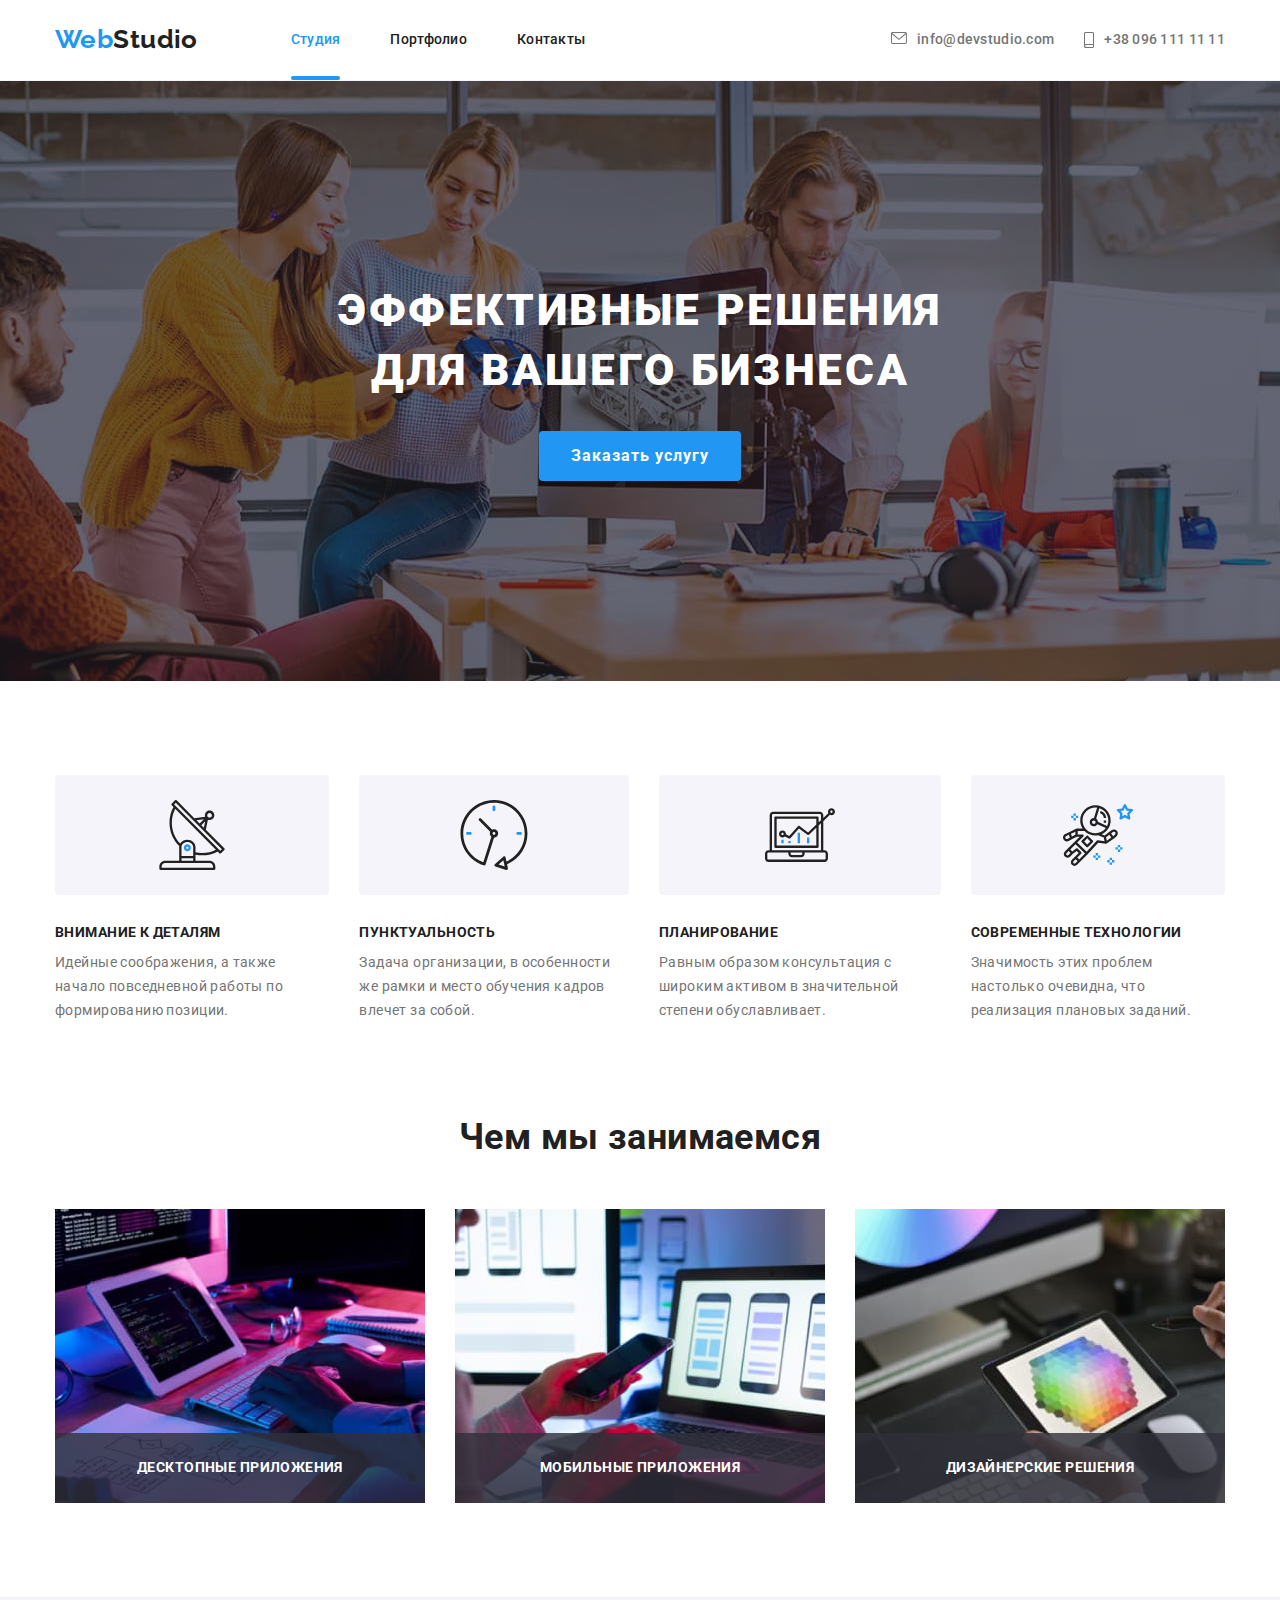
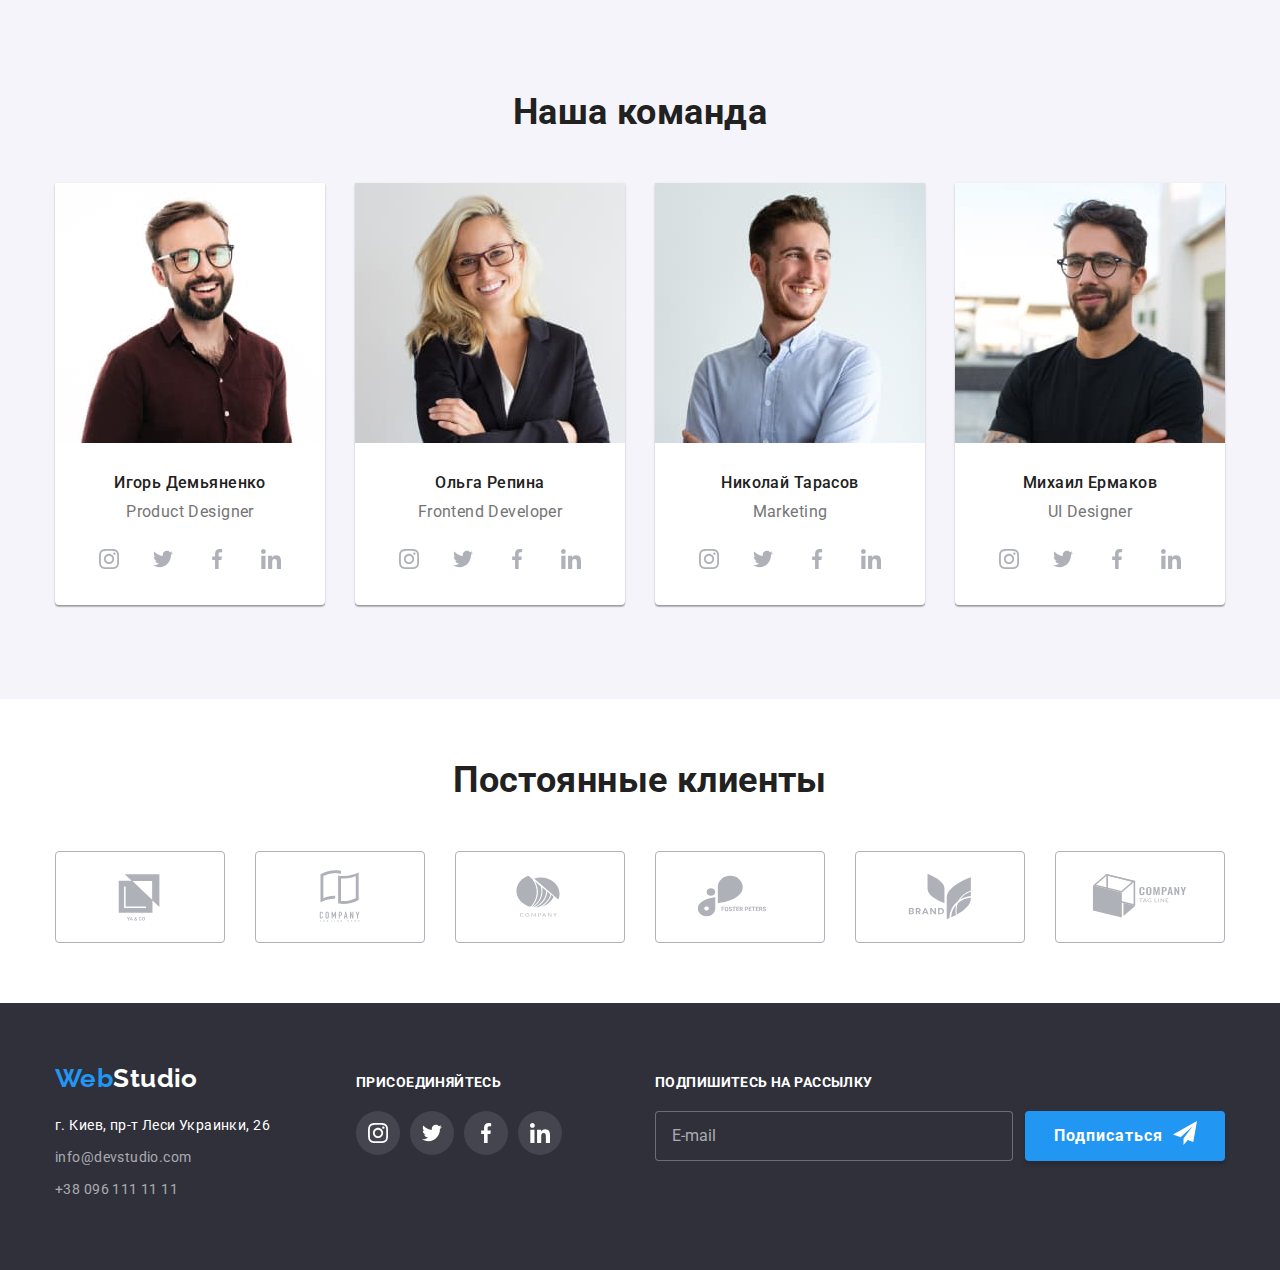
<file: index.html>
<!DOCTYPE html>
<html lang="ru">
  <head>
    <meta charset="UTF-8" />
    <meta http-equiv="X-UA-Compatible" content="IE=edge" />
    <meta name="viewport" content="width=device-width, initial-scale=1.0" />
    <link rel="preconnect" href="https://fonts.googleapis.com" />
    <link rel="preconnect" href="https://fonts.gstatic.com" crossorigin />
    <link
      href="https://fonts.googleapis.com/css2?family=Raleway:wght@700&family=Roboto:wght@400;500;700;900&display=swap"
      rel="stylesheet"
    />
    <link
      rel="stylesheet"
      href="https://cdnjs.cloudflare.com/ajax/libs/modern-normalize/1.1.0/modern-normalize.min.css"
    />
    <link rel="stylesheet" href="./css/main.min.css" />
    <title>Студия</title>
  </head>
  <body>
    <!-- Хедер -->
    <header class="header-section">
      <div class="container container--flex">
        <nav class="navigation">
          <a class="link logo" href="/">
            <span class="logo--web">Web</span>Studio</a
          >
          <ul class="list nav-list">
            <li class="nav-list__item">
              <a
                class="link nav-list__link nav-list__link--current"
                href="./index.html"
                >Студия</a
              >
            </li>
            <li class="nav-list__item">
              <a class="link nav-list__link" href="./portfolio.html"
                >Портфолио</a
              >
            </li>
            <li class="nav-list__item">
              <a class="link nav-list__link" href="">Контакты</a>
            </li>
          </ul>
        </nav>
        <ul class="list contact-list">
          <li class="contact-list__item">
            <a class="link contact-list__link" href="mailto:info@devstudio.com">
              <svg class="contact-list__icon" width="16" height="12">
                <use href="./images/icons.svg#icon-envelope"></use>
              </svg>
              info@devstudio.com
            </a>
          </li>
          <li class="contact-list__item">
            <a class="link contact-list__link" href="tel:+380961111111">
              <svg class="contact-list__icon" width="10" height="16">
                <use href="./images/icons.svg#icon-smartphone"></use>
              </svg>
              +38 096 111 11 11</a
            >
          </li>
        </ul>
        <button class="menu-open" type="button" data-menu-open>
          <svg class="menu-open__icon" height="40" width="40">
            <use href="./images/icons.svg#icon-menu"></use>
          </svg>
        </button>
        <div class="mob-menu is-hidden" data-menu>
          <div class="mob-container">
            <button class="mob-menu__btn" type="button" data-menu-close>
              <svg class="mob-menu__close" height="40" width="40">
                <use
                  class="mob-menu__icon"
                  href="./images/icons.svg#icon-close-mobile"
                ></use>
              </svg>
            </button>
            <div class="mob-top">
              <ul class="list mob-menu__list">
                <li class="mob-menu__item">
                  <a class="link mob-menu__link" href="./index.html">Студия</a>
                </li>
                <li class="mob-menu__item">
                  <a class="link mob-menu__link" href="./portfolio.html"
                    >Портфолио</a
                  >
                </li>
                <li class="mob-menu__item">
                  <a class="link mob-menu__link" href="">Контакты</a>
                </li>
              </ul>
            </div>
            <div class="mob-bottom">
              <ul class="list mob-contact">
                <li class="mob-contact__item">
                  <a class="link mob-contact__tel" href="tel:+380961111111">
                    +38 096 111 11 11</a
                  >
                </li>
                <li class="mob-contact__item">
                  <a
                    class="link mob-contact__mail"
                    href="mailto:info@devstudio.com"
                  >
                    info@devstudio.com
                  </a>
                </li>
              </ul>
              <ul class="list mob-media">
                <li class="mob-media__item">
                  <a
                    class="link mob-media__link"
                    href=""
                    target="_blank"
                    rel="noopener noreferrer"
                  >
                    Instagram</a
                  >
                </li>
                <li class="mob-media__item">
                  <a
                    class="link mob-media__link"
                    href=""
                    target="_blank"
                    rel="noopener noreferrer"
                  >
                    Twitter</a
                  >
                </li>
                <li class="mob-media__item">
                  <a
                    class="link mob-media__link"
                    href=""
                    target="_blank"
                    rel="noopener noreferrer"
                  >
                    Facebook</a
                  >
                </li>
                <li class="mob-media__item">
                  <a
                    class="link mob-media__link"
                    href=""
                    target="_blank"
                    rel="noopener noreferrer"
                  >
                    LinkedIn</a
                  >
                </li>
              </ul>
            </div>
          </div>
        </div>
      </div>
    </header>
    <!--Мейн-->
    <main class="main-section">
      <!--Герой-->
      <section class="hero">
        <h1 class="hero__title">
          Эффективные решения <br />
          для вашего бизнеса
        </h1>
        <button data-modal-open class="hero__btn" type="button">
          Заказать услугу
        </button>
      </section>
      <!--Особенности-->
      <section class="features">
        <div class="container">
          <h2 class="visually-hidden">Особенности</h2>
          <ul class="list features-list">
            <li class="features-list__item">
              <div class="features-list__icon features-list__icon--background">
                <svg class="features-list__icon" width="70" height="70">
                  <use href="./images/icons.svg#icon-antenna"></use>
                </svg>
              </div>
              <h3 class="features-list__header">Внимание к деталям</h3>
              <p class="features-list__text">
                Идейные соображения, а также начало повседневной работы по
                формированию позиции.
              </p>
            </li>
            <li class="features-list__item">
              <div class="features-list__icon features-list__icon--background">
                <svg class="features-list__icon" width="70" height="70">
                  <use href="./images/icons.svg#icon-clock"></use>
                </svg>
              </div>
              <h3 class="features-list__header">Пунктуальность</h3>
              <p class="features-list__text">
                Задача организации, в особенности же рамки и место обучения
                кадров влечет за собой.
              </p>
            </li>
            <li class="features-list__item">
              <div class="features-list__icon features-list__icon--background">
                <svg class="features-list__icon" width="70" height="70">
                  <use href="./images/icons.svg#icon-diagram"></use>
                </svg>
              </div>
              <h3 class="features-list__header">Планирование</h3>
              <p class="features-list__text">
                Равным образом консультация с широким активом в значительной
                степени обуславливает.
              </p>
            </li>
            <li class="features-list__item">
              <div class="features-list__icon features-list__icon--background">
                <svg class="features-list__icon" width="70" height="70">
                  <use href="./images/icons.svg#icon-astronaut"></use>
                </svg>
              </div>
              <h3 class="features-list__header">Современные технологии</h3>
              <p class="features-list__text">
                Значимость этих проблем настолько очевидна, что реализация
                плановых заданий.
              </p>
            </li>
          </ul>
        </div>
      </section>
      <!-- Чем мы занимаемся -->
      <section class="services">
        <div class="container">
          <h2 class="services__header">Чем мы занимаемся</h2>
          <ul class="list services-list">
            <li class="services-list__item">
              <picture>
                <source
                  srcset="./images/box/box1.jpg 1x, ./images/box/box1-2x.jpg 2x"
                  media="(min-width: 1200px)"
                />
                <img
                  src="./images/box/box1.jpg"
                  alt="человек работает за компьютером"
                />
              </picture>
              <h3 class="services-list__header">Десктопные приложения</h3>
            </li>
            <li class="services-list__item">
              <picture>
                <source
                  srcset="./images/box/box2.jpg 1x, ./images/box/box2-2x.jpg 2x"
                  media="(min-width: 1200px)"
                />
                <img
                  src="./images/box/box2.jpg"
                  alt="человек держит в руках смартфон"
                />
              </picture>
              <h3 class="services-list__header">Мобильные приложения</h3>
            </li>
            <li class="services-list__item">
              <picture>
                <source
                  srcset="./images/box/box3.jpg 1x, ./images/box/box3-2x.jpg 2x"
                  media="(min-width: 1200px)"
                />
                <img
                  src="./images/box/box3.jpg"
                  alt="человек держит в руках планшет"
                />
              </picture>
              <h3 class="services-list__header">Дизайнерские решения</h3>
            </li>
          </ul>
        </div>
      </section>
      <!-- Наша команда -->
      <section class="team">
        <div class="container">
          <h2 class="team__header">Наша команда</h2>
          <ul class="list team-list">
            <li class="team-list__item">
              <picture>
                <source
                  srcset="
                    ./images/team-desk/team1-desk-1x.jpg 1x,
                    ./images/team-desk/team1-desk-2x.jpg 2x
                  "
                  media="(min-width: 1200px)"
                />
                <source
                  srcset="
                    ./images/team-tab/team1-tab-1x.jpg 1x,
                    ./images/team-tab/team1-tab-2x.jpg 2x
                  "
                  media="(min-width: 768px)"
                />
                <source
                  srcset="
                    ./images/team-mob/team1-mob-1x.jpg 1x,
                    ./images/team-mob/team1-mob-2x.jpg 2x
                  "
                  media="(max-width: 480px)"
                />
                <img
                  src="./images/team-mob/team1-mob-1x.jpg"
                  alt="фото мужчины"
                />
              </picture>
              <div class="team-list__meta">
                <h3 class="team-list__name">Игорь Демьяненко</h3>
                <p class="team-list__position" lang="en">Product Designer</p>
                <ul class="list media-list">
                  <li class="media-list__item">
                    <a
                      class="media-list__link"
                      href=""
                      target="_blank"
                      rel="noopener noreferrer"
                    >
                      <svg class="media-list__icon" width="20" height="20">
                        <use href="./images/icons.svg#icon-instagram"></use>
                      </svg>
                    </a>
                  </li>
                  <li class="media-list__item">
                    <a
                      class="media-list__link"
                      href=""
                      target="_blank"
                      rel="noopener noreferrer"
                    >
                      <svg class="media-list__icon" width="20" height="20">
                        <use href="./images/icons.svg#icon-twitter"></use>
                      </svg>
                    </a>
                  </li>
                  <li class="media-list__item">
                    <a
                      class="media-list__link"
                      href=""
                      target="_blank"
                      rel="noopener noreferrer"
                    >
                      <svg class="media-list__icon" width="20" height="20">
                        <use href="./images/icons.svg#icon-facebook"></use>
                      </svg>
                    </a>
                  </li>
                  <li class="media-list__item">
                    <a
                      class="media-list__link"
                      href=""
                      target="_blank"
                      rel="noopener noreferrer"
                    >
                      <svg class="media-list__icon" width="20" height="20">
                        <use href="./images/icons.svg#icon-linkedin"></use>
                      </svg>
                    </a>
                  </li>
                </ul>
              </div>
            </li>

            <li class="team-list__item">
              <picture>
                <source
                  srcset="
                    ./images/team-desk/team2-desk-1x.jpg 1x,
                    ./images/team-desk/team2-desk-2x.jpg 2x
                  "
                  media="(min-width: 1200px)"
                />
                <source
                  srcset="
                    ./images/team-tab/team2-tab-1x.jpg 1x,
                    ./images/team-tab/team2-tab-2x.jpg 2x
                  "
                  media="(min-width: 768px)"
                />
                <source
                  srcset="
                    ./images/team-mob/team2-mob-1x.jpg 1x,
                    ./images/team-mob/team2-mob-2x.jpg 2x
                  "
                  media="(min-width: 480px)"
                />
                <img
                  src="./images/team-mob/team2-mob-1x.jpg"
                  alt="фото женщины"
                />
              </picture>
              <div class="team-list__meta">
                <h3 class="team-list__name">Ольга Репина</h3>
                <p class="team-list__position" lang="en">Frontend Developer</p>
                <ul class="list media-list">
                  <li class="media-list__item">
                    <a
                      class="media-list__link"
                      href=""
                      target="_blank"
                      rel="noopener noreferrer"
                    >
                      <svg class="media-list__icon" width="20" height="20">
                        <use href="./images/icons.svg#icon-instagram"></use>
                      </svg>
                    </a>
                  </li>
                  <li class="media-list__item">
                    <a
                      class="media-list__link"
                      href=""
                      target="_blank"
                      rel="noopener noreferrer"
                    >
                      <svg class="media-list__icon" width="20" height="20">
                        <use href="./images/icons.svg#icon-twitter"></use>
                      </svg>
                    </a>
                  </li>
                  <li class="media-list__item">
                    <a
                      class="media-list__link"
                      href=""
                      target="_blank"
                      rel="noopener noreferrer"
                    >
                      <svg class="media-list__icon" width="20" height="20">
                        <use href="./images/icons.svg#icon-facebook"></use>
                      </svg>
                    </a>
                  </li>
                  <li class="media-list__item">
                    <a
                      class="media-list__link"
                      href=""
                      target="_blank"
                      rel="noopener noreferrer"
                    >
                      <svg class="media-list__icon" width="20" height="20">
                        <use href="./images/icons.svg#icon-linkedin"></use>
                      </svg>
                    </a>
                  </li>
                </ul>
              </div>
            </li>

            <li class="team-list__item">
              <picture>
                <source
                  srcset="
                    ./images/team-desk/team3-desk-1x.jpg 1x,
                    ./images/team-desk/team3-desk-2x.jpg 2x
                  "
                  media="(min-width: 1200px)"
                />
                <source
                  srcset="
                    ./images/team-tab/team3-tab-1x.jpg 1x,
                    ./images/team-tab/team3-tab-2x.jpg 2x
                  "
                  media="(min-width: 768px)"
                />
                <source
                  srcset="
                    ./images/team-mob/team3-mob-1x.jpg 1x,
                    ./images/team-mob/team3-mob-2x.jpg 2x
                  "
                  media="(min-width: 480px)"
                />
                <img
                  src="./images/team-mob/team3-mob-1x.jpg"
                  alt="фото мужчины"
                />
              </picture>
              <div class="team-list__meta">
                <h3 class="team-list__name">Николай Тарасов</h3>
                <p class="team-list__position" lang="en">Marketing</p>
                <ul class="list media-list">
                  <li class="media-list__item">
                    <a
                      class="media-list__link"
                      href=""
                      target="_blank"
                      rel="noopener noreferrer"
                    >
                      <svg class="media-list__icon" width="20" height="20">
                        <use href="./images/icons.svg#icon-instagram"></use>
                      </svg>
                    </a>
                  </li>
                  <li class="media-list__item">
                    <a
                      class="media-list__link"
                      href=""
                      target="_blank"
                      rel="noopener noreferrer"
                    >
                      <svg class="media-list__icon" width="20" height="20">
                        <use href="./images/icons.svg#icon-twitter"></use>
                      </svg>
                    </a>
                  </li>
                  <li class="media-list__item">
                    <a
                      class="media-list__link"
                      href=""
                      target="_blank"
                      rel="noopener noreferrer"
                    >
                      <svg class="media-list__icon" width="20" height="20">
                        <use href="./images/icons.svg#icon-facebook"></use>
                      </svg>
                    </a>
                  </li>
                  <li class="media-list__item">
                    <a
                      class="media-list__link"
                      href=""
                      target="_blank"
                      rel="noopener noreferrer"
                    >
                      <svg class="media-list__icon" width="20" height="20">
                        <use href="./images/icons.svg#icon-linkedin"></use>
                      </svg>
                    </a>
                  </li>
                </ul>
              </div>
            </li>

            <li class="team-list__item">
              <picture>
                <source
                  srcset="
                    ./images/team-desk/team4-desk-1x.jpg 1x,
                    ./images/team-desk/team4-desk-2x.jpg 2x
                  "
                  media="(min-width: 1200px)"
                />
                <source
                  srcset="
                    ./images/team-tab/team4-tab-1x.jpg 1x,
                    ./images/team-tab/team4-tab-2x.jpg 2x
                  "
                  media="(min-width: 768px)"
                />
                <source
                  srcset="
                    ./images/team-mob/team4-mob-1x.jpg 1x,
                    ./images/team-mob/team4-mob-2x.jpg 2x
                  "
                  media="(min-width: 480px)"
                />
                <img
                  src="./images/team-mob/team4-mob-1x.jpg"
                  alt="фото мужчины"
                />
              </picture>
              <div class="team-list__meta">
                <h3 class="team-list__name">Михаил Ермаков</h3>
                <p class="team-list__position" lang="en">UI Designer</p>
                <ul class="list media-list">
                  <li class="media-list__item">
                    <a
                      class="media-list__link"
                      href=""
                      target="_blank"
                      rel="noopener noreferrer"
                    >
                      <svg class="media-list__icon" width="20" height="20">
                        <use href="./images/icons.svg#icon-instagram"></use>
                      </svg>
                    </a>
                  </li>
                  <li class="media-list__item">
                    <a
                      class="media-list__link"
                      href=""
                      target="_blank"
                      rel="noopener noreferrer"
                    >
                      <svg class="media-list__icon" width="20" height="20">
                        <use href="./images/icons.svg#icon-twitter"></use>
                      </svg>
                    </a>
                  </li>
                  <li class="media-list__item">
                    <a
                      class="media-list__link"
                      href=""
                      target="_blank"
                      rel="noopener noreferrer"
                    >
                      <svg class="media-list__icon" width="20" height="20">
                        <use href="./images/icons.svg#icon-facebook"></use>
                      </svg>
                    </a>
                  </li>
                  <li class="media-list__item">
                    <a
                      class="media-list__link"
                      href=""
                      target="_blank"
                      rel="noopener noreferrer"
                    >
                      <svg class="media-list__icon" width="20" height="20">
                        <use href="./images/icons.svg#icon-linkedin"></use>
                      </svg>
                    </a>
                  </li>
                </ul>
              </div>
            </li>
          </ul>
        </div>
      </section>
      <!--Постоянные клиенты-->
      <section сlass="clients" style="padding-top: 60px; padding-bottom: 60px">
        <div class="container">
          <h2 class="clients__header">Постоянные клиенты</h2>
          <ul class="clients-list list">
            <li class="clients-list__item">
              <a
                class="clients-list__link"
                href=""
                target="_blank"
                rel="noopener noreferrer"
              >
                <svg class="clients-list__icon" width="106" height="60">
                  <use href="./images/icons.svg#icon-yaco"></use>
                </svg>
              </a>
            </li>
            <li class="clients-list__item">
              <a
                class="clients-list__link"
                href=""
                target="_blank"
                rel="noopener noreferrer"
              >
                <svg class="clients-list__icon" width="106" height="60">
                  <use href="./images/icons.svg#icon-window"></use>
                </svg>
              </a>
            </li>
            <li class="clients-list__item">
              <a
                class="clients-list__link"
                href=""
                target="_blank"
                rel="noopener noreferrer"
              >
                <svg class="clients-list__icon" width="106" height="60">
                  <use href="./images/icons.svg#icon-orange"></use>
                </svg>
              </a>
            </li>
            <li class="clients-list__item">
              <a
                class="clients-list__link"
                href=""
                target="_blank"
                rel="noopener noreferrer"
              >
                <svg class="clients-list__icon" width="106" height="60">
                  <use href="./images/icons.svg#icon-foster"></use>
                </svg>
              </a>
            </li>
            <li class="clients-list__item">
              <a
                class="clients-list__link"
                href=""
                target="_blank"
                rel="noopener noreferrer"
              >
                <svg class="clients-list__icon" width="106" height="60">
                  <use href="./images/icons.svg#icon-brand"></use>
                </svg>
              </a>
            </li>
            <li class="clients-list__item">
              <a
                class="clients-list__link"
                href=""
                target="_blank"
                rel="noopener noreferrer"
              >
                <svg class="clients-list__icon" width="106" height="60">
                  <use href="./images/icons.svg#icon-cube"></use>
                </svg>
              </a>
            </li>
          </ul>
        </div>
      </section>

      <div data-modal class="backdrop is-hidden">
        <div class="modal">
          <button data-modal-close type="button" class="modal__button">
            <svg class="modal__icon" width="18" height="18">
              <use href="./images/icons.svg#icon-close"></use>
            </svg>
          </button>
          <form class="form" autocomplete="off">
            <h1 class="form__header">
              Оставьте свои данные, мы вам перезвоним
            </h1>
            <div class="form__field">
              <label class="form__label" for="name">Имя</label>
              <input class="form__input" type="text" name="name" id="name" />
              <svg class="form__icon" height="18" width="18">
                <use href="./images/icons.svg#icon-person"></use>
              </svg>
            </div>
            <div class="form__field">
              <label class="form__label" for="phone">Телефон </label>
              <input class="form__input" type="tel" name="phone" id="phone" />
              <svg class="form__icon" height="18" width="18">
                <use href="./images/icons.svg#icon-phone"></use>
              </svg>
            </div>
            <div class="form__field">
              <label class="form__label" for="email">Почта</label>
              <input class="form__input" type="email" name="email" id="email" />
              <svg class="form__icon" height="18" width="18">
                <use href="./images/icons.svg#icon-email"></use>
              </svg>
            </div>
            <div class="form__field">
              <label class="form__label" for="feedback">Комментарий</label>
              <textarea
                class="form__input form__input--feedback"
                name="comment"
                id="feedback"
                placeholder="Введите текст"
              ></textarea>
            </div>
            <div class="agreement">
              <label class="agreement__label" for="checkbox" name="agreement">
                <input
                  class="agreement__checkbox"
                  type="checkbox"
                  name="agreement"
                  id="checkbox"
                />
                <svg class="agreement__icon" width="16" height="15">
                  <use href="./images/icons.svg#icon-check"></use>
                </svg>
                Соглашаюсь с рассылкой и принимаю
                <a class="agreement__link" href="">Условия договора</a>
              </label>
            </div>
            <button class="form__btn" type="submit">Отправить</button>
          </form>
        </div>
      </div>
    </main>
    <!--Подвал-->
    <footer class="footer">
      <div class="container footer__wrap">
        <div class="tablet-wrap">
          <div class="footer-contacts">
            <a class="link logo logo--reverse logo--footer" href="/">
              <span class="logo logo--web">Web</span>Studio</a
            >
            <address>
              <ul class="list footer-contacts__list">
                <li class="footer-contacts__item">
                  <a
                    class="link footer-contacts__link footer-contacts__link--address"
                    href="https://goo.gl/maps/CGz93X2TmxTMaEhZA"
                    target="_blank"
                    rel="noreferrer noopener"
                  >
                    г. Киев, пр-т Леси Украинки, 26</a
                  >
                </li>
                <li class="footer-contacts__item">
                  <a
                    class="link footer-contacts__link"
                    href="mailto:info@devstudio.com"
                  >
                    info@devstudio.com</a
                  >
                </li>
                <li class="footer-contacts__item">
                  <a class="link footer-contacts__link" href="tel:+380961111111"
                    >+38 096 111 11 11</a
                  >
                </li>
              </ul>
            </address>
          </div>
          <div class="footer-join">
            <h2 class="footer-join__header">Присоединяйтесь</h2>
            <ul class="list footer-media">
              <li class="footer-media__item">
                <a
                  class="footer-media__link"
                  href=""
                  target="_blank"
                  rel="noopener noreferrer"
                >
                  <svg class="footer-media__icon" width="20" height="20">
                    <use href="./images/icons.svg#icon-instagram"></use>
                  </svg>
                </a>
              </li>
              <li class="footer-media__item">
                <a
                  class="footer-media__link"
                  href=""
                  target="_blank"
                  rel="noopener noreferrer"
                >
                  <svg class="footer-media__icon" width="20" height="20">
                    <use href="./images/icons.svg#icon-twitter"></use>
                  </svg>
                </a>
              </li>
              <li class="footer-media__item">
                <a
                  class="footer-media__link"
                  href=""
                  target="_blank"
                  rel="noopener noreferrer"
                >
                  <svg class="footer-media__icon" width="20" height="20">
                    <use href="./images/icons.svg#icon-facebook"></use>
                  </svg>
                </a>
              </li>
              <li class="footer-media__item">
                <a
                  class="footer-media__link"
                  href=""
                  target="_blank"
                  rel="noopener noreferrer"
                >
                  <svg class="footer-media__icon" width="20" height="20">
                    <use href="./images/icons.svg#icon-linkedin"></use>
                  </svg>
                </a>
              </li>
            </ul>
          </div>
        </div>
        <div class="footer-signup">
          <h2 class="footer-signup__header">Подпишитесь на рассылку</h2>
          <div class="footer-signup__wrap">
            <input
              class="footer-signup__input"
              type="email"
              name="email-signup"
              placeholder="E-mail"
            />
            <button class="footer-signup__btn" type="submit">
              Подписаться
              <svg class="footer-signup__icon" width="24" height="24">
                <use href="./images/icons.svg#icon-icon-send"></use>
              </svg>
            </button>
          </div>
        </div>
      </div>
    </footer>
    <script src="./js/modal.js"></script>
    <script src="./js/mobile-menu.js"></script>
  </body>
</html>
</file>
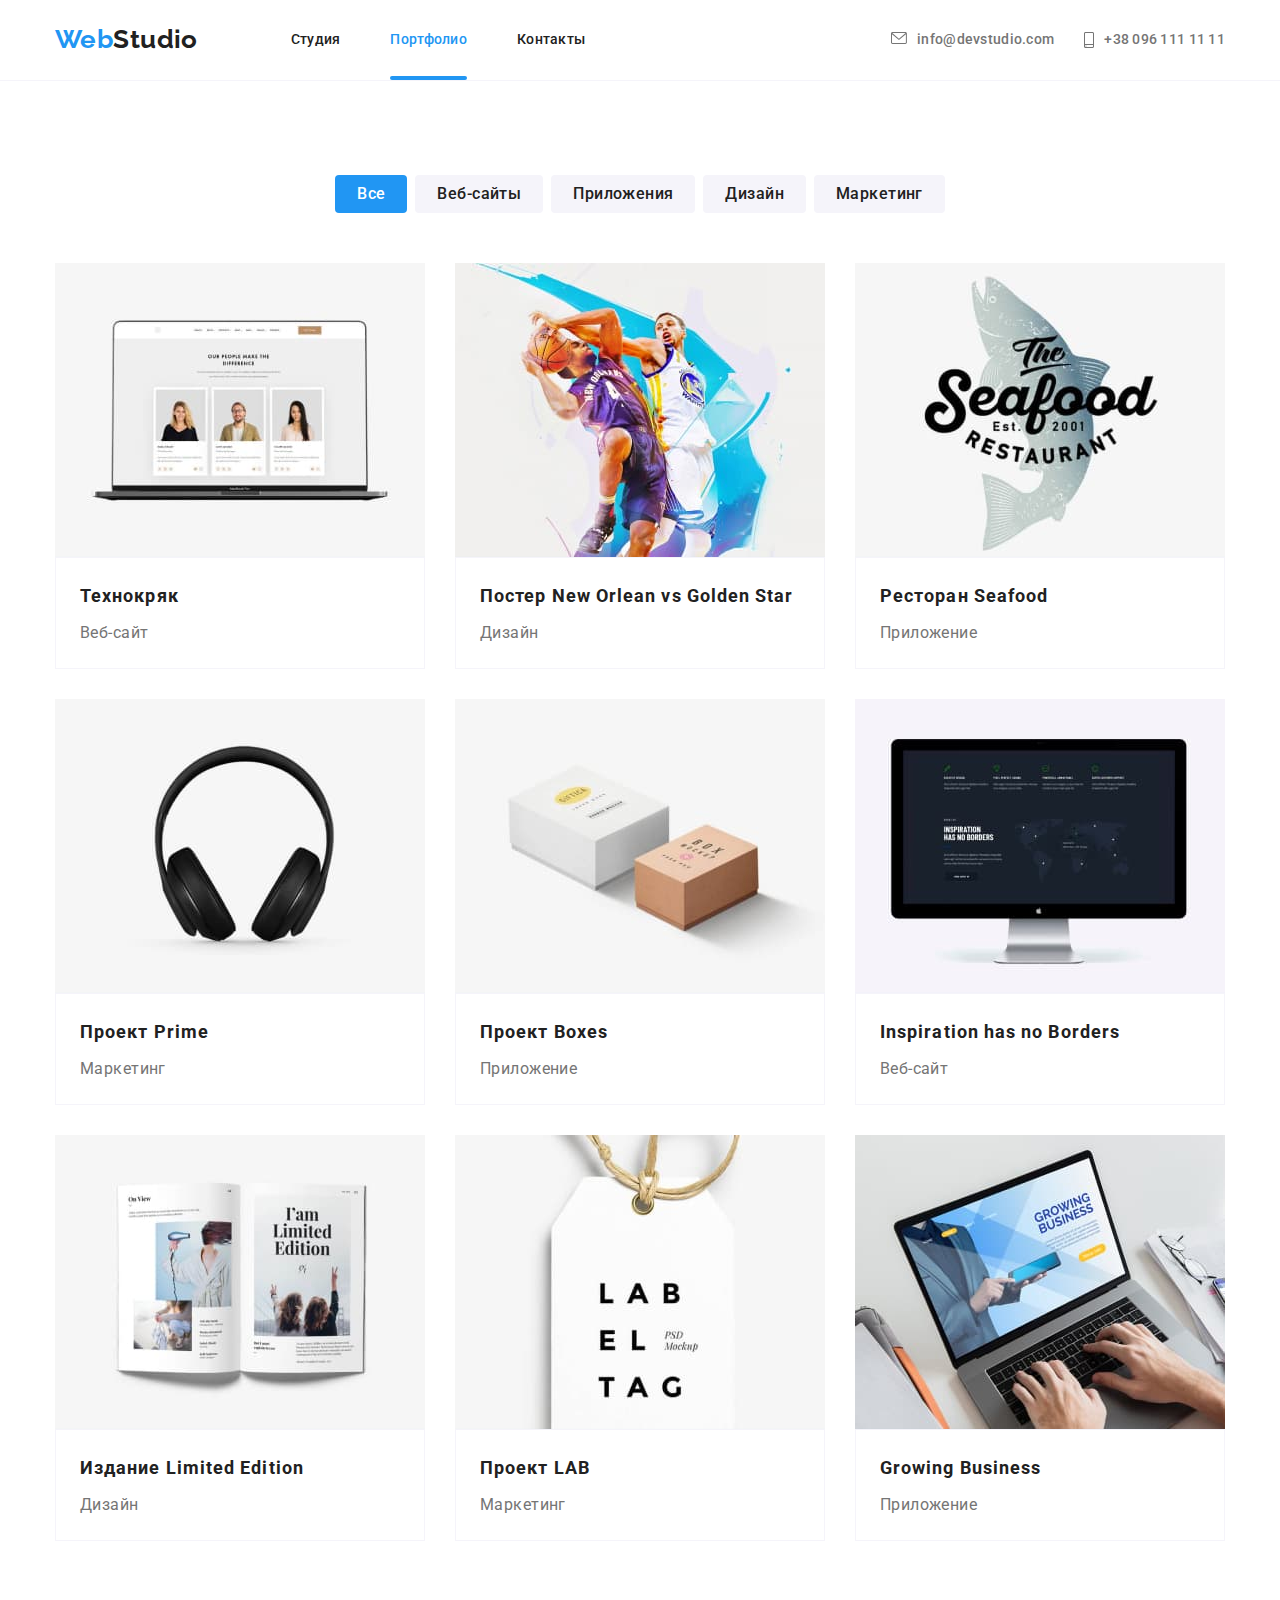
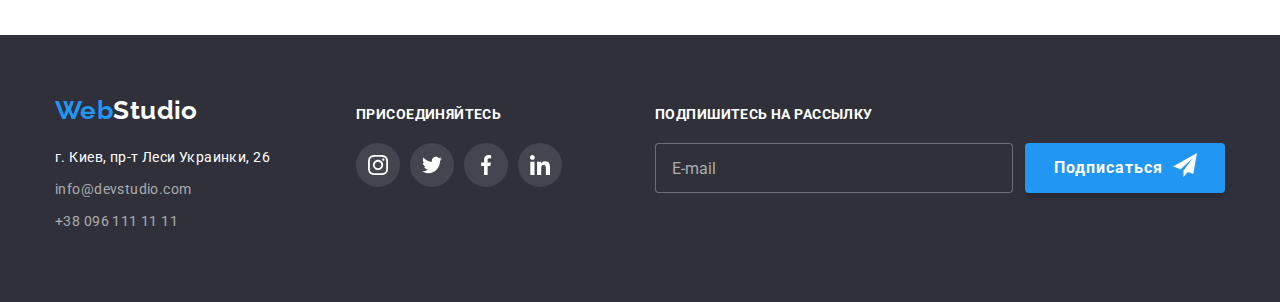
<file: portfolio.html>
<!DOCTYPE html>
<html lang="en">
  <head>
    <meta charset="UTF-8" />
    <meta http-equiv="X-UA-Compatible" content="IE=edge" />
    <meta name="viewport" content="width=device-width, initial-scale=1.0" />
    <link rel="preconnect" href="https://fonts.googleapis.com" />
    <link rel="preconnect" href="https://fonts.gstatic.com" crossorigin />
    <link
      href="https://fonts.googleapis.com/css2?family=Raleway:wght@700&family=Roboto:wght@400;500;700;900&display=swap"
      rel="stylesheet"
    />
    <link
      rel="stylesheet"
      href="https://cdnjs.cloudflare.com/ajax/libs/modern-normalize/1.1.0/modern-normalize.min.css"
    />
    <link rel="stylesheet" href="./css/main.min.css" />
    <title>Портфолио</title>
  </head>
  <body>
    <!-- Хедер -->
    <header class="header-section">
      <div class="container container--flex">
        <nav class="navigation">
          <a class="link logo" href="/">
            <span class="logo--web">Web</span>Studio</a
          >
          <ul class="list nav-list">
            <li class="nav-list__item">
              <a class="link nav-list__link" href="./index.html">Студия</a>
            </li>
            <li class="nav-list__item">
              <a
                class="link nav-list__link nav-list__link--current"
                href="./portfolio.html"
                >Портфолио</a
              >
            </li>
            <li class="nav-list__item">
              <a class="link nav-list__link" href="">Контакты</a>
            </li>
          </ul>
        </nav>
        <ul class="list contact-list">
          <li class="contact-list__item">
            <a class="link contact-list__link" href="mailto:info@devstudio.com">
              <svg class="contact-list__icon" width="16" height="12">
                <use href="./images/icons.svg#icon-envelope"></use>
              </svg>
              info@devstudio.com
            </a>
          </li>
          <li class="contact-list__item">
            <a class="link contact-list__link" href="tel:+380961111111">
              <svg class="contact-list__icon" width="10" height="16">
                <use href="./images/icons.svg#icon-smartphone"></use>
              </svg>
              +38 096 111 11 11</a
            >
          </li>
        </ul>
        <button class="menu-open" type="button" data-menu-open>
          <svg class="menu-open__icon" height="40" width="40">
            <use href="./images/icons.svg#icon-menu"></use>
          </svg>
        </button>
        <div class="mob-menu is-hidden" data-menu>
          <div class="mob-container">
            <button class="mob-menu__btn" type="button" data-menu-close>
              <svg class="mob-menu__close" height="40" width="40">
                <use
                  class="mob-menu__icon"
                  href="./images/icons.svg#icon-close-mobile"
                ></use>
              </svg>
            </button>
            <div class="mob-top">
              <ul class="list mob-menu__list">
                <li class="mob-menu__item">
                  <a class="link mob-menu__link" href="./index.html">Студия</a>
                </li>
                <li class="mob-menu__item">
                  <a class="link mob-menu__link" href="./portfolio.html"
                    >Портфолио</a
                  >
                </li>
                <li class="mob-menu__item">
                  <a class="link mob-menu__link" href="">Контакты</a>
                </li>
              </ul>
            </div>
            <div class="mob-bottom">
              <ul class="list mob-contact">
                <li class="mob-contact__item">
                  <a class="link mob-contact__tel" href="tel:+380961111111">
                    +38 096 111 11 11</a
                  >
                </li>
                <li class="mob-contact__item">
                  <a
                    class="link mob-contact__mail"
                    href="mailto:info@devstudio.com"
                  >
                    info@devstudio.com
                  </a>
                </li>
              </ul>
              <ul class="list mob-media">
                <li class="mob-media__item">
                  <a
                    class="link mob-media__link"
                    href=""
                    target="_blank"
                    rel="noopener noreferrer"
                  >
                    Instagram</a
                  >
                </li>
                <li class="mob-media__item">
                  <a
                    class="link mob-media__link"
                    href=""
                    target="_blank"
                    rel="noopener noreferrer"
                  >
                    Twitter</a
                  >
                </li>
                <li class="mob-media__item">
                  <a
                    class="link mob-media__link"
                    href=""
                    target="_blank"
                    rel="noopener noreferrer"
                  >
                    Facebook</a
                  >
                </li>
                <li class="mob-media__item">
                  <a
                    class="link mob-media__link"
                    href=""
                    target="_blank"
                    rel="noopener noreferrer"
                  >
                    LinkedIn</a
                  >
                </li>
              </ul>
            </div>
          </div>
        </div>
      </div>
    </header>
    <!--Mейн-->
    <main>
      <section class="projects">
        <div class="container">
          <h1 class="visually-hidden">Примеры работ</h1>
          <ul class="list filter-list">
            <li class="filter-list__item">
              <button
                class="filter-list__btn filter-list__btn--all"
                type="button"
              >
                Все
              </button>
            </li>
            <li class="filter-list__item">
              <button class="filter-list__btn" type="button">Веб-сайты</button>
            </li>
            <li class="filter-list__item">
              <button class="filter-list__btn" type="button">Приложения</button>
            </li>
            <li class="filter-list__item">
              <button class="filter-list__btn" type="button">Дизайн</button>
            </li>
            <li class="filter-list__item">
              <button class="filter-list__btn" type="button">Маркетинг</button>
            </li>
          </ul>
          <ul class="list project-list">
            <li class="project-list__item">
              <div class="project">
                <div class="project__overlay">
                  <p class="project__description">
                    Технокряк это современная площадка распространения
                    коронавируса. Компании используют эту платформу для
                    цифрового шпионажа и атак на защищённые сервера конкурентов.
                  </p>
                </div>
                <picture>
                  <source
                    srcset="
                      ./images/projects-desk/project1-desk-1x.jpg 1x,
                      ./images/projects-desk/project1-desk-2x.jpg 2x
                    "
                    media="(min-width: 1200px)"
                  />
                  <source
                    srcset="
                      ./images/projects-tab/project1-tab-1x.jpg 1x,
                      ./images/projects-tab/project1-tab-2x.jpg 2x
                    "
                    media="(min-width: 768px)"
                  />
                  <source
                    srcset="
                      ./images/projects-mob/project1-mob-1x.jpg 1x,
                      ./images/projects-mob/project1-mob-2x.jpg 2x
                    "
                    media="(min-width: 480px)"
                  />
                  <img
                    src="./images/projects-mob/project1-mob-1x.jpg"
                    alt="на открытом экране ноутбука
                 карточки с информацией о сотрудниках"
                  />
                </picture>
              </div>
              <div class="project__content project__content--tab">
                <h2 class="project__name">Технокряк</h2>
                <p class="project__type">Веб-сайт</p>
              </div>
            </li>
            <li class="project-list__item">
              <div class="project">
                <div class="project__overlay">
                  <p class="project__description">
                    Технокряк это современная площадка распространения
                    коронавируса. Компании используют эту платформу для
                    цифрового шпионажа и атак на защищённые сервера конкурентов.
                  </p>
                </div>
                <picture>
                  <source
                    srcset="
                      ./images/projects-desk/project2-desk-1x.jpg 1x,
                      ./images/projects-desk/project2-desk-2x.jpg 2x
                    "
                    media="(min-width: 1200px)"
                  />
                  <source
                    srcset="
                      ./images/projects-tab/project2-tab-1x.jpg 1x,
                      ./images/projects-tab/project2-tab-2x.jpg 2x
                    "
                    media="(min-width: 768px)"
                  />
                  <source
                    srcset="
                      ./images/projects-mob/project2-mob-1x.jpg 1x,
                      ./images/projects-mob/project2-mob-2x.jpg 2x
                    "
                    media="(min-width: 480px)"
                  />
                  <img
                    src="./images/projects-mob/project2-mob-1x.jpg"
                    alt="два баскетболиста в
            прыжке борются за мяч"
                  />
                </picture>
              </div>
              <div class="project__content">
                <h2 class="project__name">Постер New Orlean vs Golden Star</h2>
                <p class="project__type">Дизайн</p>
              </div>
            </li>
            <li class="project-list__item">
              <div class="project">
                <div class="project__overlay">
                  <p class="project__description">
                    Технокряк это современная площадка распространения
                    коронавируса. Компании используют эту платформу для
                    цифрового шпионажа и атак на защищённые сервера конкурентов.
                  </p>
                </div>
                <picture>
                  <source
                    srcset="
                      ./images/projects-desk/project3-desk-1x.jpg 1x,
                      ./images/projects-desk/project3-desk-2x.jpg 2x
                    "
                    media="(min-width: 1200px)"
                  />
                  <source
                    srcset="
                      ./images/projects-tab/project3-tab-1x.jpg 1x,
                      ./images/projects-tab/project3-tab-2x.jpg 2x
                    "
                    media="(min-width: 768px)"
                  />
                  <source
                    srcset="
                      ./images/projects-mob/project3-mob-1x.jpg 1x,
                      ./images/projects-mob/project3-mob-2x.jpg 2x
                    "
                    media="(min-width:480px)"
                  />
                  <img
                    src="./images/projects-mob/project3-mob-1x.jpg"
                    alt="логотип ресторана
            морепродуктов"
                  />
                </picture>
              </div>
              <div class="project__content">
                <h2 class="project__name">Ресторан Seafood</h2>
                <p class="project__type">Приложение</p>
              </div>
            </li>
            <li class="project-list__item">
              <div class="project">
                <div class="project__overlay">
                  <p class="project__description">
                    Технокряк это современная площадка распространения
                    коронавируса. Компании используют эту платформу для
                    цифрового шпионажа и атак на защищённые сервера конкурентов.
                  </p>
                </div>
                <picture>
                  <source
                    srcset="
                      ./images/projects-desk/project4-desk-1x.jpg 1x,
                      ./images/projects-desk/project4-desk-2x.jpg 2x
                    "
                    media="(min-width: 1200px)"
                  />
                  <source
                    srcset="
                      ./images/projects-tab/project4-tab-1x.jpg 1x,
                      ./images/projects-tab/project4-tab-2x.jpg 2x
                    "
                    media="(min-width: 768px)"
                  />
                  <source
                    srcset="
                      ./images/projects-mob/project4-mob-1x.jpg 1x,
                      ./images/projects-mob/project4-mob-2x.jpg 2x
                    "
                    media="(min-width: 480px)"
                  />
                  <img
                    src="./images/projects-mob/project4-mob-1x.jpg"
                    alt="черные наушники"
                  />
                </picture>
              </div>
              <div class="project__content">
                <h2 class="project__name">Проект Prime</h2>
                <p class="project__type">Маркетинг</p>
              </div>
            </li>
            <li class="project-list__item">
              <div class="project">
                <div class="project__overlay">
                  <p class="project__description">
                    Технокряк это современная площадка распространения
                    коронавируса. Компании используют эту платформу для
                    цифрового шпионажа и атак на защищённые сервера конкурентов.
                  </p>
                </div>
                <picture>
                  <source
                    srcset="
                      ./images/projects-desk/project5-desk-1x.jpg 1x,
                      ./images/projects-desk/project5-desk-2x.jpg 2x
                    "
                    media="(min-width: 1200px)"
                  />
                  <source
                    srcset="
                      ./images/projects-tab/project5-tab-1x.jpg 1x,
                      ./images/projects-tab/project5-tab-2x.jpg 2x
                    "
                    media="(min-width: 768px)"
                  />
                  <source
                    srcset="
                      ./images/projects-mob/project5-mob-1x.jpg 1x,
                      ./images/projects-mob/project5-mob-2x.jpg 2x
                    "
                    media="(min-width: 480px)"
                  />
                  <img
                    src="./images/projects-mob/project5-mob-1x.jpg"
                    alt="две коробки"
                  />
                </picture>
              </div>
              <div class="project__content">
                <h2 class="project__name">Проект Boxes</h2>
                <p class="project__type">Приложение</p>
              </div>
            </li>
            <li class="project-list__item">
              <div class="project">
                <div class="project__overlay">
                  <p class="project__description">
                    Технокряк это современная площадка распространения
                    коронавируса. Компании используют эту платформу для
                    цифрового шпионажа и атак на защищённые сервера конкурентов.
                  </p>
                </div>
                <picture>
                  <source
                    srcset="
                      ./images/projects-desk/project6-desk-1x.jpg 1x,
                      ./images/projects-desk/project6-desk-2x.jpg 2x
                    "
                    media="(min-width: 1200px)"
                  />
                  <source
                    srcset="
                      ./images/projects-tab/project6-tab-1x.jpg 1x,
                      ./images/projects-tab/project6-tab-2x.jpg 2x
                    "
                    media="(min-width: 768px)"
                  />
                  <source
                    srcset="
                      ./images/projects-mob/project6-mob-1x.jpg 1x,
                      ./images/projects-mob/project6-mob-2x.jpg 2x
                    "
                    media="(min-width: 480px)"
                  />
                  <img
                    src="./images/projects-mob/project6-mob-1x.jpg"
                    alt="монитор компьютера с
            изображением"
                  />
                </picture>
              </div>
              <div class="project__content">
                <h2 class="project__name">Inspiration has no Borders</h2>
                <p class="project__type">Веб-сайт</p>
              </div>
            </li>
            <li class="project-list__item">
              <div class="project">
                <div class="project__overlay">
                  <p class="project__description">
                    Технокряк это современная площадка распространения
                    коронавируса. Компании используют эту платформу для
                    цифрового шпионажа и атак на защищённые сервера конкурентов.
                  </p>
                </div>
                <picture>
                  <source
                    srcset="
                      ./images/projects-desk/project7-desk-1x.jpg 1x,
                      ./images/projects-desk/project7-desk-2x.jpg 2x
                    "
                    media="(min-width: 1200px)"
                  />
                  <source
                    srcset="
                      ./images/projects-tab/project7-tab-1x.jpg 1x,
                      ./images/projects-tab/project7-tab-2x.jpg 2x
                    "
                    media="(min-width: 768px)"
                  />
                  <source
                    srcset="
                      ./images/projects-mob/project7-mob-1x.jpg 1x,
                      ./images/projects-mob/project7-mob-2x.jpg 2x
                    "
                    media="(min-width: 480px)"
                  />
                  <img
                    src="./images/projects-mob/project7-mob-1x.jpg"
                    alt="открытая книга"
                  />
                </picture>
              </div>
              <div class="project__content">
                <h2 class="project__name">Издание Limited Edition</h2>
                <p class="project__type">Дизайн</p>
              </div>
            </li>
            <li class="project-list__item">
              <div class="project">
                <div class="project__overlay">
                  <p class="project__description">
                    Технокряк это современная площадка распространения
                    коронавируса. Компании используют эту платформу для
                    цифрового шпионажа и атак на защищённые сервера конкурентов.
                  </p>
                </div>
                <picture>
                  <source
                    srcset="
                      ./images/projects-desk/project8-desk-1x.jpg 1x,
                      ./images/projects-desk/project8-desk-2x.jpg 2x
                    "
                    media="(min-width: 1200px)"
                  />
                  <source
                    srcset="
                      ./images/projects-tab/project8-tab-1x.jpg 1x,
                      ./images/projects-tab/project8-tab-2x.jpg 2x
                    "
                    media="(min-width: 768px)"
                  />
                  <source
                    srcset="
                      ./images/projects-mob/project8-mob-1x.jpg 1x,
                      ./images/projects-mob/project8-mob-2x.jpg 2x
                    "
                    media="(min-width: 480px)"
                  />
                  <img
                    src="./images/projects-mob/project8-mob-1x.jpg"
                    alt="белая бирка с
            надписью"
                  />
                </picture>
              </div>
              <div class="project__content">
                <h2 class="project__name">Проект LAB</h2>
                <p class="project__type">Маркетинг</p>
              </div>
            </li>
            <li class="project-list__item">
              <div class="project">
                <div class="project__overlay">
                  <p class="project__description">
                    Технокряк это современная площадка распространения
                    коронавируса. Компании используют эту платформу для
                    цифрового шпионажа и атак на защищённые сервера конкурентов.
                  </p>
                </div>
                <picture>
                  <source
                    srcset="
                      ./images/projects-desk/project9-desk-1x.jpg 1x,
                      ./images/projects-desk/project9-desk-2x.jpg 2x
                    "
                    media="(min-width: 1200px)"
                  />
                  <source
                    srcset="
                      ./images/projects-tab/project9-tab-1x.jpg 1x,
                      ./images/projects-tab/project9-tab-2x.jpg 2x
                    "
                    media="(min-width: 768px)"
                  />
                  <source
                    srcset="
                      ./images/projects-mob/project9-mob-1x.jpg 1x,
                      ./images/projects-mob/project9-mob-2x.jpg 2x
                    "
                    media="(min-width: 480px)"
                  />
                  <img
                    src="./images/projects-mob/project9-mob-1x.jpg"
                    alt="человек печатает на
            ноутбуке"
                  />
                </picture>
              </div>
              <div class="project__content">
                <h2 class="project__name">Growing Business</h2>
                <p class="project__type">Приложение</p>
              </div>
            </li>
          </ul>
        </div>
      </section>
    </main>
    <!--Подвал-->
    <footer class="footer">
      <div class="container footer__wrap">
        <div class="tablet-wrap">
          <div class="footer-contacts">
            <a class="link logo logo--reverse logo--footer" href="/">
              <span class="logo logo--web">Web</span>Studio</a
            >
            <address>
              <ul class="list footer-contacts__list">
                <li class="footer-contacts__item">
                  <a
                    class="link footer-contacts__link footer-contacts__link--address"
                    href="https://goo.gl/maps/CGz93X2TmxTMaEhZA"
                    target="_blank"
                    rel="noreferrer noopener"
                  >
                    г. Киев, пр-т Леси Украинки, 26</a
                  >
                </li>
                <li class="footer-contacts__item">
                  <a
                    class="link footer-contacts__link"
                    href="mailto:info@devstudio.com"
                  >
                    info@devstudio.com</a
                  >
                </li>
                <li class="footer-contacts__item">
                  <a class="link footer-contacts__link" href="tel:+380961111111"
                    >+38 096 111 11 11</a
                  >
                </li>
              </ul>
            </address>
          </div>
          <div class="footer-join">
            <h2 class="footer-join__header">Присоединяйтесь</h2>
            <ul class="list footer-media">
              <li class="footer-media__item">
                <a
                  class="footer-media__link"
                  href=""
                  target="_blank"
                  rel="noopener noreferrer"
                >
                  <svg class="footer-media__icon" width="20" height="20">
                    <use href="./images/icons.svg#icon-instagram"></use>
                  </svg>
                </a>
              </li>
              <li class="footer-media__item">
                <a
                  class="footer-media__link"
                  href=""
                  target="_blank"
                  rel="noopener noreferrer"
                >
                  <svg class="footer-media__icon" width="20" height="20">
                    <use href="./images/icons.svg#icon-twitter"></use>
                  </svg>
                </a>
              </li>
              <li class="footer-media__item">
                <a
                  class="footer-media__link"
                  href=""
                  target="_blank"
                  rel="noopener noreferrer"
                >
                  <svg class="footer-media__icon" width="20" height="20">
                    <use href="./images/icons.svg#icon-facebook"></use>
                  </svg>
                </a>
              </li>
              <li class="footer-media__item">
                <a
                  class="footer-media__link"
                  href=""
                  target="_blank"
                  rel="noopener noreferrer"
                >
                  <svg class="footer-media__icon" width="20" height="20">
                    <use href="./images/icons.svg#icon-linkedin"></use>
                  </svg>
                </a>
              </li>
            </ul>
          </div>
        </div>
        <div class="footer-signup">
          <h2 class="footer-signup__header">Подпишитесь на рассылку</h2>
          <div class="footer-signup__wrap">
            <input
              class="footer-signup__input"
              type="email"
              name="email-signup"
              placeholder="E-mail"
            />
            <button class="footer-signup__btn" type="submit">
              Подписаться
              <svg class="footer-signup__icon" width="24" height="24">
                <use href="./images/icons.svg#icon-icon-send"></use>
              </svg>
            </button>
          </div>
        </div>
      </div>
    </footer>
    <script src="./js/mobile-menu.js"></script>
  </body>
</html>
</file>
<file: css/main.min.css>
:root{--primary-text-color: #757575;--primary-black-color: #212121;--accent-color: #2196f3;--primary-white-color: #ffffff;--dark-background-color: #2f303a;--light-backgroung-color: #f5f4fa;--button-hover-color: #188ce8;--primary-icon-color: #afb1b8;--transition-duration: 250ms;--transition-timing-function: cubic-bezier(0.4, 0, 0.2, 1)}.list{list-style:none;padding:0;margin:0}.link{text-decoration:none}p,h1,h2,h3{margin:0}img{display:block;max-width:100%;height:auto}body{font-size:14px;font-family:"Roboto", sans-serif;letter-spacing:0.03em;color:var(--primary-text-color);background-color:var(--primary-white-color)}.visually-hidden{position:absolute;white-space:nowrap;width:1px;height:1px;overflow:hidden;border:0;padding:0;clip:rect(0 0 0 0);clip-path:inset(100%);margin:-1px}.container{width:100%;margin-left:auto;margin-right:auto;padding-left:15px;padding-right:15px}@media screen and (min-width: 480px){.container{width:480px}}@media screen and (min-width: 768px){.container{width:768px}}@media screen and (min-width: 1200px){.container{width:1200px}}.logo{font-family:"Raleway", sans-serif;font-weight:700;font-size:24px;line-height:1.19;color:var(--primary-black-color);padding-top:16px;padding-bottom:16px}@media screen and (min-width: 768px){.logo{padding-top:26px;padding-bottom:26px}}@media screen and (min-width: 1200px){.logo{font-size:26px;padding-top:24px;padding-bottom:25px}}.logo--web{color:var(--accent-color)}.logo--reverse{display:block;font-family:"Raleway", sans-serif;font-weight:700;font-size:26px;line-height:1.19;color:var(--primary-white-color);margin-bottom:20px}.backdrop{position:fixed;top:0;left:0;background:rgba(0,0,0,0.2);width:100%;height:100%;opacity:1;transition:opacity var(--transition-duration) var(--transition-timing-function)}.backdrop.is-hidden{opacity:0;pointer-events:none;visibility:hidden}.backdrop.is-hidden .modal{transform:translate(-50%, -50%) scale(0.5)}.modal{position:absolute;top:50%;left:50%;transform:translate(-50%, -50%) scale(1);width:90vw;min-height:581px;padding:40px;background-color:var(--primary-white-color);box-shadow:0px 1px 3px rgba(0,0,0,0.12),0px 1px 1px rgba(0,0,0,0.14),0px 2px 1px rgba(0,0,0,0.2);border-radius:4px;transition:transform var(--transition-duration) var(--transition-timing-function)}@media screen and (min-width: 480px) and (max-width: 1199px){.modal{width:450px}}@media screen and (min-width: 1200px){.modal{width:528px}}.modal__button{width:30px;height:30px;border-radius:50%;background-color:var(--primary-white-color);position:absolute;right:8px;top:8px;border:1px solid rgba(0,0,0,0.1);display:flex;justify-content:center;align-items:center;cursor:pointer}.modal__icon{transition-property:fill;transition-duration:var(--transition-duration);transition-timing-function:var(--transition-timing-function)}.modal__icon .modal__button:focus,.modal__button:hover .modal__icon{fill:var(--accent-color)}.form__header{font-size:20px;line-height:1.15;text-align:center;color:var(--primary-black-color);margin-bottom:12px}.form__field{position:relative;display:flex;flex-direction:column;width:100%}.form__field+.form__field{margin-top:10px}.form__label{font-size:12px;line-height:1.17;letter-spacing:0.01em;margin-bottom:4px}.form__input{width:100%;border:1px solid rgba(33,33,33,0.2);border-radius:4px;margin:0;padding-left:42px;height:40px;transition-property:outline-color;transition-duration:var(--transition-duration);transition-timing-function:var(--transition-timing-function)}.form__input:focus{outline-color:var(--accent-color)}.form__input::placeholder{font-size:inherit;line-height:1.14;letter-spacing:0.01em;color:rgba(117,117,117,0.5)}.form__input--feedback{height:120px;padding:12px 16px;resize:none}.form__icon{position:absolute;left:12px;top:50%;transition-property:fill;transition-duration:var(--transition-duration);transition-timing-function:var(--transition-timing-function)}.form__input:focus+.form__icon{fill:var(--accent-color)}.agreement{margin-bottom:30px;margin-top:20px;text-align:center}.agreement__label{line-height:1.71;display:flex;justify-content:center;align-items:center}@media screen and (min-width: 480px) and (max-width: 1199px){.agreement__label{font-size:12px;line-height:1.17}}.agreement__icon{margin-right:7px;border:2px solid #000000;box-sizing:border-box;box-shadow:0px 4px 4px rgba(0,0,0,0.25);border-radius:2px;display:inline-block}.agreement__checkbox:checked+.agreement__icon{background-color:var(--accent-color);border-radius:2px;border:var(--accent-color)}.agreement__link{color:var(--accent-color);text-decoration-line:underline;margin-left:3px}@media screen and (min-width: 480px) and (max-width: 1199px){.agreement__link{font-size:inherit}}.agreement__checkbox{appearance:none;position:absolute}.form__btn{width:200px;height:50px;color:var(--primary-white-color);font-weight:700;font-size:16px;line-height:1.87;letter-spacing:0.06em;background-color:var(--accent-color);box-shadow:0px 4px 4px rgba(0,0,0,0.15);border-radius:4px;border:none;padding:10px 55px 10px 56px;cursor:pointer;margin-left:auto;margin-right:auto;display:block}.container--flex{display:flex;align-items:center}.header-section{border-bottom:1px solid var(--light-backgroung-color)}.navigation{display:flex;align-items:center}.nav-list{display:flex;margin-left:88px}@media screen and (max-width: 767px){.nav-list{display:none}}@media screen and (min-width: 1200px){.nav-list{margin-left:93px}}.nav-list__item:not(:last-child){margin-right:50px}.nav-list__link{display:block;font-weight:500;font-size:14px;line-height:1.14;letter-spacing:0.02em;color:var(--primary-black-color);padding-top:32px;padding-bottom:32px;position:relative;transition-property:color;transition-duration:var(--transition-duration);transition-timing-function:var(--transition-timing-function)}.nav-list__link:hover,.nav-list__link:focus{color:var(--accent-color)}.nav-list__link--current{color:var(--accent-color)}.nav-list__link--current::after{content:"";width:100%;height:4px;background-color:var(--accent-color);display:block;position:absolute;bottom:0;border-radius:2px}.menu-open{border:none;background-color:var(--primary-white-color);margin-left:auto}@media screen and (min-width: 768px){.menu-open{display:none}}.mob-menu__btn{border:none;background-color:var(--primary-white-color);position:absolute;top:10px;right:15px}.mob-menu{position:fixed;top:0;left:0;width:100vw;height:100vh;background-color:var(--primary-white-color);z-index:1;transform:translate(0);transition:transform var(--transition-duration) var(--transition-timing-function)}.mob-menu.is-hidden{opacity:0;pointer-events:none;visibility:hidden;transform:translate(-100%)}.mob-container{padding:48px 40px;width:480px;height:100%;display:flex;flex-direction:column;justify-content:space-between}.mob-menu__item:not(:last-child){margin-bottom:32px}.mob-menu__link{display:inline-block;font-weight:500;font-size:40px;line-height:1.18;letter-spacing:0.02em;color:var(--primary-black-color);transition-property:color;transition-duration:var(--transition-duration);transition-timing-function:var(--transition-timing-function)}.mob-menu__link:hover,.mob-menu__link:focus{color:var(--accent-color)}.mob-menu__link:hover::after,.mob-menu__link:focus::after{content:"";display:block;height:3.71px;background-color:var(--accent-color);border-radius:2px}.mob-menu__icon{transition-property:fill;transition-duration:var(--transition-duration);transition-timing-function:var(--transition-timing-function)}.mob-menu__icon .mob-menu__btn:focus,.mob-menu__btn:hover .mob-menu__icon{fill:var(--accent-color)}.menu-open__icon{transition-property:fill;transition-duration:var(--transition-duration);transition-timing-function:var(--transition-timing-function)}.menu-open__icon .menu-open:focus,.menu-open:hover .menu-open__icon{fill:var(--accent-color)}.mob-contact__tel{font-weight:500;font-size:34px;line-height:1.18;letter-spacing:0.02em;color:var(--accent-color);margin-bottom:32px;display:block}.mob-contact__mail{font-weight:500;font-size:24px;line-height:1.17;letter-spacing:0.02em;color:var(--primary-text-color);display:block;margin-bottom:64px}.mob-media{display:flex}.mob-media__link{font-weight:500;font-size:18px;line-height:1.22;letter-spacing:0.02em;color:var(--accent-color);margin-right:10px}.mob-media__item:not(:last-child)::after{content:"";width:22px;border:1px solid rgba(33,33,33,0.2);transform:rotate(90deg);margin-right:10px}@media screen and (max-width: 767px){.contact-list{display:none}}@media screen and (min-width: 768px) and (max-width: 1199px){.contact-list{display:flex;flex-direction:column;margin-left:auto}}@media screen and (min-width: 1200px){.contact-list{display:flex;margin-left:auto}}.contact-list__link{display:flex;font-weight:500;font-size:14px;line-height:1.14;letter-spacing:0.02em;color:var(--primary-text-color);transition-property:color;transition-duration:var(--transition-duration);transition-timing-function:var(--transition-timing-function)}.contact-list__link:hover,.contact-list__link:focus{color:var(--accent-color)}.contact-list__icon{margin-right:10px;fill:currentColor}@media screen and (min-width: 768px){.contact-list__item:not(:last-child){margin-bottom:10px}}@media screen and (min-width: 1200px){.contact-list__item:not(:last-child){margin-right:30px;margin-bottom:0}}.hero{text-align:center;padding-top:118px;padding-bottom:118px;width:100%;margin-left:auto;margin-right:auto;background-image:linear-gradient(rgba(47,48,58,0.4), rgba(47,48,58,0.4)),url(../images/hero-bg-mob-1x.jpg);background-size:cover;background-color:var(--light-background-color);background-position:center;background-repeat:no-repeat}@media (min-device-pixel-ratio: 2), (min-resolution: 192dpi), (min-resolution: 2dppx){.hero{background-image:linear-gradient(rgba(47,48,58,0.4), rgba(47,48,58,0.4)),url(../images/hero-bg-mob-2x.jpg)}}@media screen and (min-width: 768px){.hero{background-image:linear-gradient(rgba(47,48,58,0.4), rgba(47,48,58,0.4)),url(../images/hero-bg-tab-1x.jpg)}}@media screen and (min-width: 768px) and (min-device-pixel-ratio: 2), screen and (min-width: 768px) and (min-resolution: 192dpi), screen and (min-width: 768px) and (min-resolution: 2dppx){.hero{background-image:linear-gradient(rgba(47,48,58,0.4), rgba(47,48,58,0.4)),url(../images/hero-bg-tab-2x.jpg)}}@media screen and (min-width: 1200px){.hero{padding-top:200px;padding-bottom:200px;background-image:linear-gradient(rgba(47,48,58,0.4), rgba(47,48,58,0.4)),url(../images/hero-bg-desktop-1x.jpg)}}@media screen and (min-width: 1200px) and (min-device-pixel-ratio: 2), screen and (min-width: 1200px) and (min-resolution: 192dpi), screen and (min-width: 1200px) and (min-resolution: 2dppx){.hero{background-image:linear-gradient(rgba(47,48,58,0.4), rgba(47,48,58,0.4)),url(../images/hero-bg-desktop-2x.jpg)}}.hero__title{margin-bottom:30px;font-weight:900;font-size:26px;line-height:1.36;letter-spacing:0.06em;text-transform:uppercase;color:var(--primary-white-color)}@media screen and (min-width: 1200px){.hero__title{font-size:44px}}.hero__btn{font-family:inherit;font-weight:700;font-size:16px;line-height:1.88;letter-spacing:0.06em;color:var(--primary-white-color);background-color:var(--accent-color);cursor:pointer;min-width:200px;border-radius:4px;padding:10px 32px;border:none;box-shadow:0px 4px 4px rgba(0,0,0,0.15);transition-property:background-color;transition-duration:var(--transition-duration);transition-timing-function:var(--transition-timing-function)}.hero__btn:hover,.hero__btn:focus{background-color:var(--button-hover-color)}.features{padding-top:60px;padding-bottom:60px}@media screen and (min-width: 1200px){.features{padding-top:94px;padding-bottom:94px}}@media screen and (min-width: 768px) and (max-width: 1199px){.features-list{display:flex;flex-wrap:wrap;margin-left:-30px;margin-top:-30px}}@media screen and (min-width: 1200px){.features-list{display:flex}}@media screen and (max-width: 767px){.features-list__item:not(:last-child){margin-bottom:30px}}@media screen and (min-width: 768px) and (max-width: 1199px){.features-list__item{width:calc(100% / 2 - 30px);margin-left:30px;margin-top:30px}}@media screen and (min-width: 1200px){.features-list__item:not(:last-child){margin-right:30px}}.features-list__icon--background{background-color:var(--light-backgroung-color);border-radius:4px;margin-bottom:30px;height:120px;display:flex;justify-content:center;align-items:center}.features-list__header{font-size:14px;line-height:1.14;text-transform:uppercase;color:var(--primary-black-color);margin-bottom:10px}@media screen and (max-width: 767px){.features-list__header{text-align:center}}.features-list__text{line-height:1.71}.services{padding-bottom:94px}@media screen and (max-width: 1199px){.services{display:none}}.services__header{font-size:36px;line-height:1.17;text-align:center;color:var(--primary-black-color);margin-top:0;margin-bottom:50px}.services-list{display:flex}.services-list__item{position:relative}.services-list__item:not(:last-child){margin-right:30px}.services-list__header{font-size:inherit;line-height:1.14;text-align:center;text-transform:uppercase;color:var(--primary-white-color);background-color:rgba(47,48,58,0.8);padding-top:27px;padding-bottom:27px;position:absolute;bottom:0;width:100%}.team{background-color:var(--light-backgroung-color);padding-bottom:60px;padding-top:60px}@media screen and (min-width: 1200px){.team{padding-bottom:94px;padding-top:94px}}.team__header{line-height:1.17;text-align:center;color:var(--primary-black-color);margin-top:0;margin-bottom:30px;font-size:28px}@media screen and (min-width: 1200px){.team__header{font-size:36px}}@media screen and (min-width: 1200px){.team__header{margin-bottom:50px}}@media screen and (min-width: 768px) and (max-width: 1199px){.team-list{display:flex;flex-wrap:wrap;margin-left:-30px;margin-top:-30px}}@media screen and (min-width: 1200px){.team-list{display:flex}}.team-list__item{background-color:var(--primary-white-color);box-shadow:0px 1px 3px rgba(0,0,0,0.12),0px 1px 1px rgba(0,0,0,0.14),0px 2px 1px rgba(0,0,0,0.2);border-radius:0px 0px 4px 4px}@media screen and (max-width: 767px){.team-list__item{margin-bottom:30px}}@media screen and (min-width: 768px) and (max-width: 1199px){.team-list__item{margin-left:30px;margin-top:30px;width:calc(100% / 2 - 30px)}}@media screen and (min-width: 1200px){.team-list__item{margin-bottom:0}.team-list__item:not(:last-child){margin-right:30px}}.team-list__meta{padding-top:30px;padding-bottom:24px}.team-list__name{font-weight:500;font-size:16px;line-height:1.19;text-align:center;color:var(--primary-black-color);margin-bottom:10px}.team-list__position{font-size:16px;line-height:1.19;text-align:center;color:var(--primary-text-color);margin-bottom:16px}.media-list{display:flex;justify-content:center}.media-list__item+.media-list__item{margin-left:10px}.media-list__link{height:44px;width:44px;display:flex;justify-content:center;align-items:center;border-radius:50%;color:var(--primary-icon-color);transition-property:background-color, color;transition-duration:var(--transition-duration),var(--transition-duration);transition-timing-function:var(--transition-timing-function),var(--transition-timing-function)}.media-list__link:hover,.media-list__link:focus{background-color:var(--accent-color);color:var(--primary-white-color)}.media-list__icon{fill:currentColor}.clients__header{font-size:28px;line-height:1.17;text-align:center;color:var(--primary-black-color);margin-bottom:30px}@media screen and (min-width: 1200px){.clients__header{font-size:36px;margin-bottom:50px}}@media screen and (max-width: 1199px){.clients-list{display:flex;flex-wrap:wrap;margin-left:-30px;margin-top:-30px}}@media screen and (min-width: 1200px){.clients-list{display:flex}}.clients-list__link{height:92px;display:flex;justify-content:center;align-items:center;color:var(--primary-icon-color);border:1px solid var(--primary-icon-color);border-radius:4px;transition-property:color, border;transition-duration:var(--transition-duration),var(--transition-duration);transition-timing-function:var(--transition-timing-function),var(--transition-timing-function)}.clients-list__link:hover,.clients-list__link:focus{color:var(--accent-color);border:1px solid var(--accent-color)}@media screen and (max-width: 1199px){.clients-list__item{margin-left:30px;margin-top:30px;flex-basis:calc(100% / 2 - 30px)}}@media screen and (min-width: 768px){.clients-list__item{flex-basis:calc(100% / 3 - 30px)}}@media screen and (min-width: 1200px){.clients-list__item+.clients-list__item{margin-left:30px}}.clients-list__icon{fill:currentColor}.footer{background-color:var(--dark-background-color);padding-top:60px;padding-bottom:60px}@media screen and (min-width: 1200px){.footer__wrap{display:flex;align-items:baseline;justify-content:space-between}}@media screen and (min-width: 768px){.tablet-wrap{display:flex;align-items:baseline;justify-content:space-between}}.footer-contacts{text-align:center}@media screen and (max-width: 767px){.footer-contacts{margin-bottom:60px}}@media screen and (min-width: 768px) and (max-width: 1199px){.footer-contacts{margin-left:76px;margin-bottom:60px}}@media screen and (min-width: 1200px){.footer-contacts{margin-right:70px;text-align:left;width:231px}}.logo--footer{padding:0}.footer-contacts__link{font-style:normal;line-height:1.71;color:rgba(255,255,255,0.6);margin-bottom:8px;display:block;transition-property:color;transition-duration:var(--transition-duration);transition-timing-function:var(--transition-timing-function)}.footer-contacts__link:hover,.footer-contacts__link:focus{color:var(--primary-white-color)}.footer-contacts__link--address{color:var(--primary-white-color)}@media screen and (max-width: 767px){.footer-join{margin-bottom:60px}}@media screen and (min-width: 768px){.footer-join{margin-right:89px}}@media screen and (min-width: 1200px){.footer-join{margin-right:93px}}.footer-join__header,.footer-signup__header{font-weight:700;line-height:1.14;text-transform:uppercase;color:var(--primary-white-color);font-size:inherit;margin-bottom:20px;text-align:center}@media screen and (min-width: 1200px){.footer-join__header,.footer-signup__header{text-align:left}}.footer-media{display:flex;justify-content:center}.footer-media__item+.footer-media__item{margin-left:10px}.footer-media__link{width:44px;height:44px;background-color:rgba(255,255,255,0.1);border-radius:50%;display:flex;justify-content:center;align-items:center;color:var(--primary-white-color);transition-property:background-color;transition-duration:var(--transition-duration);transition-timing-function:var(--transition-timing-function)}.footer-media__link:hover,.footer-media__link:focus{background-color:var(--accent-color)}.footer-media__icon{fill:currentColor}@media screen and (min-width: 1200px){.footer-signup__wrap{display:flex}}.footer-signup__input{padding:15px 16px;margin-right:12px;border:1px solid rgba(255,255,255,0.3);border-radius:4px;background-color:var(--dark-background-color);color:rgba(255,255,255,0.6);font-size:16px;line-height:1.25;height:50px;display:block}.footer-signup__input::placeholder{line-height:1.25;color:rgba(255,255,255,0.6)}@media screen and (max-width: 479px){.footer-signup__input{width:100%;margin-bottom:20px}}@media screen and (min-width: 480px) and (max-width: 1199px){.footer-signup__input{margin-left:auto;margin-right:auto;width:450px;margin-bottom:20px}}@media screen and (min-width: 1200px){.footer-signup__input{width:358px;margin-right:12px}}.footer-signup__btn{padding:10px 28px 10px 29px;display:flex;font-family:inherit;font-weight:700;font-size:16px;line-height:1.88;letter-spacing:0.06em;color:var(--primary-white-color);background-color:var(--accent-color);cursor:pointer;width:200px;height:50px;border-radius:4px;border:none;box-shadow:0px 4px 4px rgba(0,0,0,0.15);margin:0;margin-left:auto;margin-right:auto}.footer-signup__icon{margin-left:10px}.filter-list{display:flex;flex-wrap:wrap;margin-bottom:40px}@media screen and (min-width: 768px){.filter-list{margin-bottom:30px;justify-content:center}}@media screen and (min-width: 1200px){.filter-list{margin-bottom:50px}}.filter-list__btn{font-family:inherit;font-weight:500;font-size:16px;line-height:1.63;text-align:center;letter-spacing:inherit;color:var(--primary-black-color);cursor:pointer;background-color:var(--light-backgroung-color);border-radius:4px;padding:6px 22px;border:none;transition-property:color, background-color, box-shadow;transition-duration:var(--transition-duration),var(--transition-duration),var(--transition-duration);transition-timing-function:var(--transition-timing-function),var(--transition-timing-function),var(--transition-timing-function)}.filter-list__btn:hover,.filter-list__btn:focus{color:var(--primary-white-color);background-color:var(--accent-color);box-shadow:0px 3px 1px rgba(0,0,0,0.1),0px 1px 2px rgba(0,0,0,0.08),0px 2px 2px rgba(0,0,0,0.12)}.filter-list__item:not(:last-child){margin-right:8px}.filter-list__item:not(:last-child):nth-child(-n+3){margin-bottom:15px}@media screen and (min-width: 768px){.filter-list__item:not(:last-child):nth-child(-n+3){margin-bottom:0}}.filter-list__item .filter-list__btn--all{color:var(--primary-white-color);background-color:var(--accent-color)}@media screen and (max-width: 1199px){.projects{padding-top:60px;padding-bottom:60px}}@media screen and (min-width: 1200px){.projects{padding-top:94px;padding-bottom:94px}}@media screen and (min-width: 768px){.project-list{display:flex;flex-wrap:wrap;margin-top:-30px;margin-left:-30px}}.project-list__item{transition-property:box-shadow;transition-duration:var(--transition-duration);transition-timing-function:var(--transition-timing-function)}.project-list__item:hover{box-shadow:0px 1px 1px rgba(0,0,0,0.12),0px 4px 4px rgba(0,0,0,0.06),1px 4px 6px rgba(0,0,0,0.16)}@media screen and (max-width: 767px){.project-list__item:not(:last-child){margin-bottom:30px}}@media screen and (min-width: 768px){.project-list__item{flex-basis:calc(100% / 2 - 30px);margin-left:30px;margin-top:30px;margin-bottom:0}}@media screen and (min-width: 1200px){.project-list__item{flex-basis:calc(100% / 3 - 30px)}}.project{position:relative;overflow:hidden}.project__overlay{content:"";display:inline-block;width:100%;height:100%;background-color:rgba(33,150,243,0.9);position:absolute;top:0;left:0;transform:translateY(100%);transition:transform var(--transition-duration) var(--transition-timing-function)}.project-list__item:hover .project__overlay{transform:translateY(0)}.project__description{font-weight:400;font-size:18px;line-height:1.56;color:var(--primary-white-color);padding:77px 24px}@media screen and (min-width: 768px){.project__description{padding:49px 24px}}.project__content{padding:20px 24px;border:1px solid var(--light-backgroung-color)}@media screen and (min-width: 768px) and (max-width: 1199px){.project__content--tab{padding:20px 24px 56px 24px}}.project__name{font-size:18px;line-height:2;letter-spacing:0.06em;color:var(--primary-black-color);margin-bottom:4px}.project__type{font-size:16px;line-height:1.88}
/*# sourceMappingURL=main.min.css.map */
</file>
